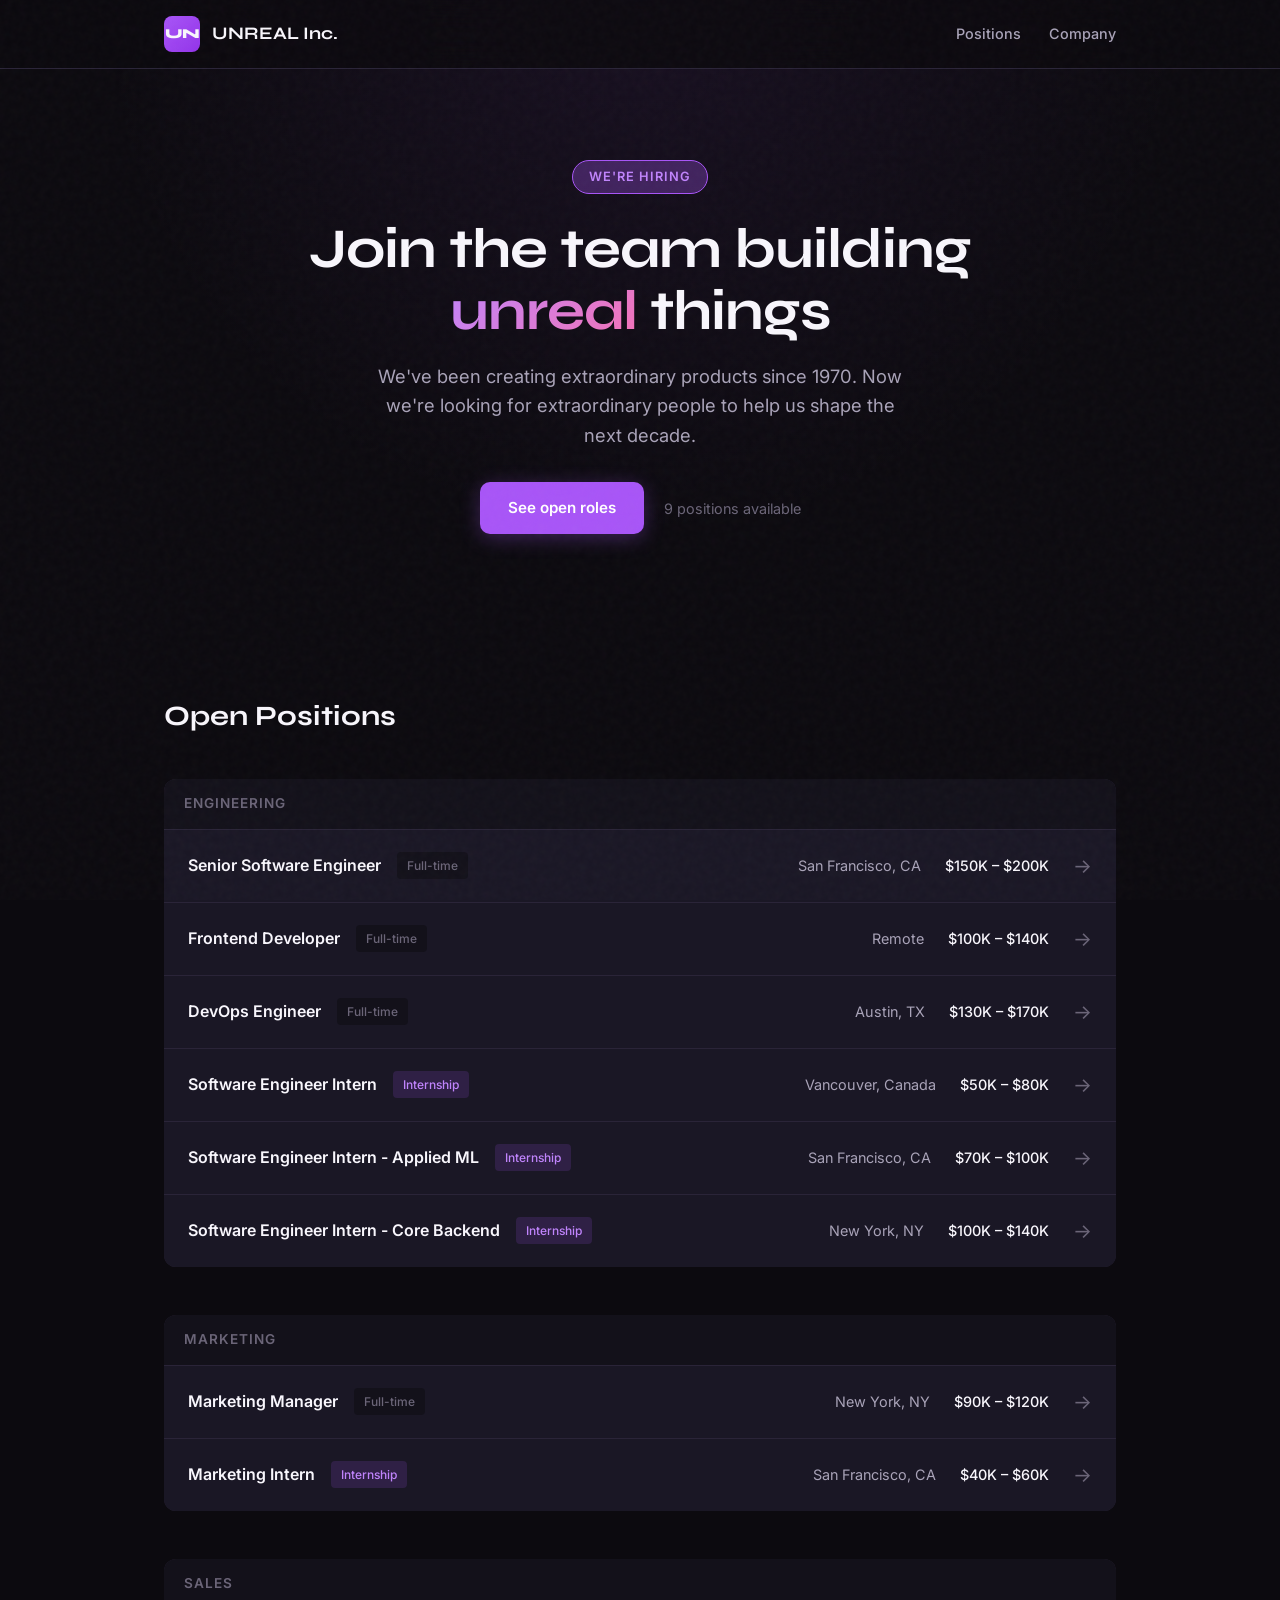
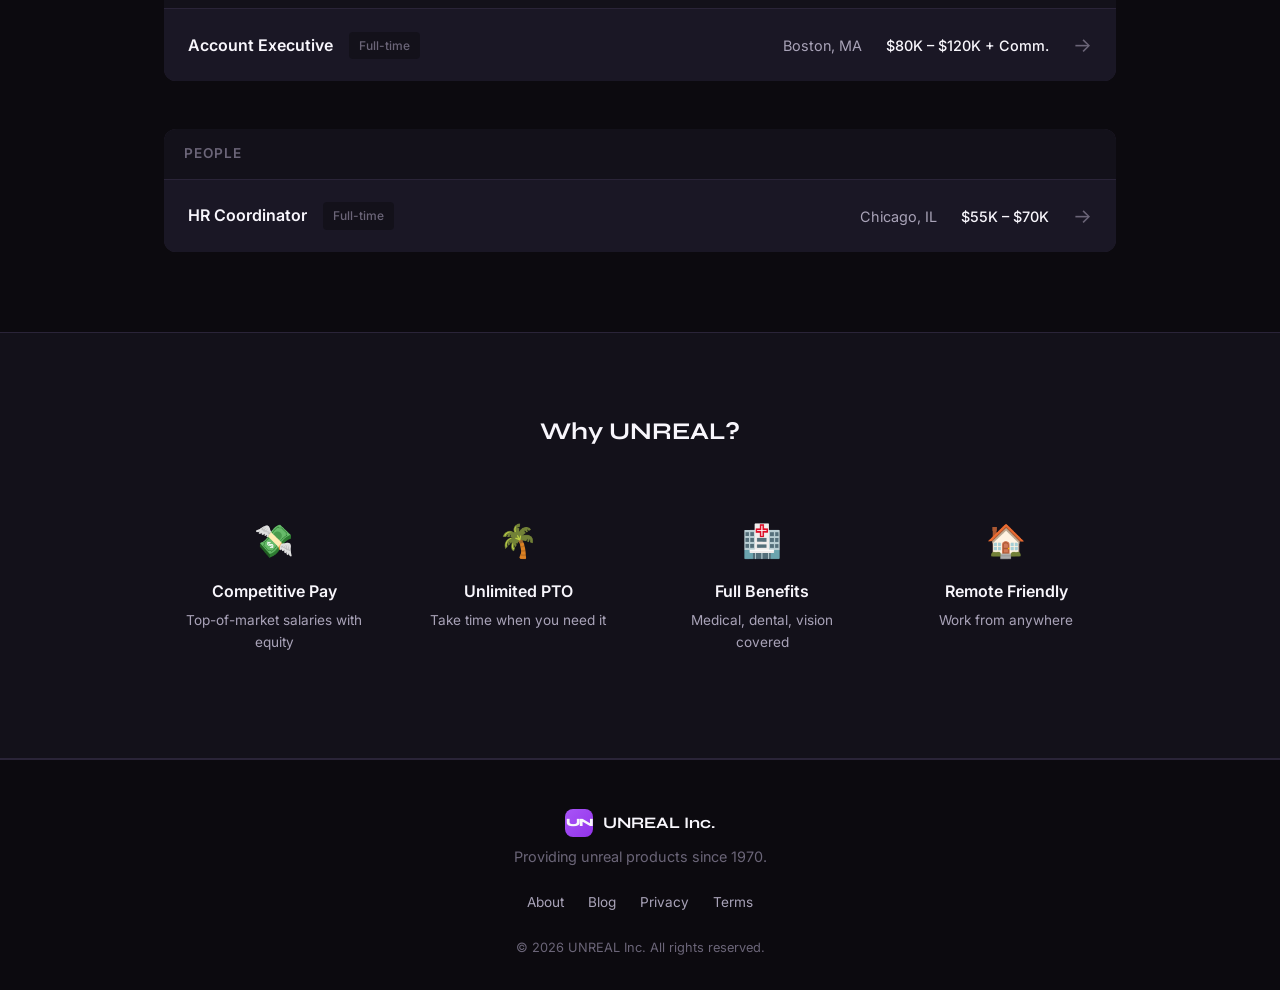
<file: index.html>
<!DOCTYPE html>
<html lang="en">
<head>
  <meta charset="UTF-8">
  <meta name="viewport" content="width=device-width, initial-scale=1.0">
  <title>Careers | UNREAL Inc.</title>
  <link rel="preconnect" href="https://fonts.googleapis.com">
  <link rel="preconnect" href="https://fonts.gstatic.com" crossorigin>
  <link href="https://fonts.googleapis.com/css2?family=Syne:wght@500;600;700;800&family=Inter:wght@400;500;600&display=swap" rel="stylesheet">
  <link rel="stylesheet" href="styles.css">
</head>
<body>
  <div class="grain-overlay"></div>
  
  <nav class="navbar">
    <div class="nav-container">
      <a href="index.html" class="logo">
        <span class="logo-mark">UN</span>
        <span class="logo-text">UNREAL Inc.</span>
      </a>
      <div class="nav-links">
        <a href="#positions">Positions</a>
        <a href="https://unrealinc.example.com">Company</a>
      </div>
    </div>
  </nav>

  <header class="hero">
    <div class="hero-container">
      <div class="hero-badge">We're hiring</div>
      <h1>Join the team building <span class="hero-highlight">unreal</span> things</h1>
      <p class="hero-sub">We've been creating extraordinary products since 1970. Now we're looking for extraordinary people to help us shape the next decade.</p>
      <div class="hero-cta">
        <a href="#positions" class="btn-primary">See open roles</a>
        <span class="hero-count">9 positions available</span>
      </div>
    </div>
  </header>

  <main>
    <section id="positions" class="positions-section">
      <div class="container">
        <div class="section-title">
          <h2>Open Positions</h2>
        </div>

        <div class="jobs-list">
          <!-- Engineering -->
          <div class="job-group">
            <h3 class="group-title">Engineering</h3>
            
            <a href="job.html?id=swe-001" class="job-row" data-id="swe-001">
              <div class="job-info">
                <span class="job-title">Senior Software Engineer</span>
                <span class="job-type">Full-time</span>
              </div>
              <div class="job-details">
                <span class="job-location">San Francisco, CA</span>
                <span class="job-salary">$150K – $200K</span>
                <span class="job-arrow">→</span>
              </div>
            </a>

            <a href="job.html?id=swe-002" class="job-row" data-id="swe-002">
              <div class="job-info">
                <span class="job-title">Frontend Developer</span>
                <span class="job-type">Full-time</span>
              </div>
              <div class="job-details">
                <span class="job-location">Remote</span>
                <span class="job-salary">$100K – $140K</span>
                <span class="job-arrow">→</span>
              </div>
            </a>

            <a href="job.html?id=swe-003" class="job-row" data-id="swe-003">
              <div class="job-info">
                <span class="job-title">DevOps Engineer</span>
                <span class="job-type">Full-time</span>
              </div>
              <div class="job-details">
                <span class="job-location">Austin, TX</span>
                <span class="job-salary">$130K – $170K</span>
                <span class="job-arrow">→</span>
              </div>
            </a>

            <a href="job.html?id=swe-int-001" class="job-row" data-id="swe-int-001">
              <div class="job-info">
                <span class="job-title">Software Engineer Intern</span>
                <span class="job-type type-intern">Internship</span>
              </div>
              <div class="job-details">
                <span class="job-location">Vancouver, Canada</span>
                <span class="job-salary">$50K – $80K</span>
                <span class="job-arrow">→</span>
              </div>
            </a>

            <a href="job.html?id=swe-int-003" class="job-row" data-id="swe-int-003">
              <div class="job-info">
                <span class="job-title">Software Engineer Intern - Applied ML</span>
                <span class="job-type type-intern">Internship</span>
              </div>
              <div class="job-details">
                <span class="job-location">San Francisco, CA</span>
                <span class="job-salary">$70K – $100K</span>
                <span class="job-arrow">→</span>
              </div>
            </a>


            <a href="job.html?id=swe-int-002" class="job-row" data-id="swe-int-002">
              <div class="job-info">
                <span class="job-title">Software Engineer Intern - Core Backend</span>
                <span class="job-type type-intern">Internship</span>
              </div>
              <div class="job-details">
                <span class="job-location">New York, NY</span>
                <span class="job-salary">$100K – $140K</span>
                <span class="job-arrow">→</span>
              </div>
            </a>
          </div>

          <!-- Marketing -->
          <div class="job-group">
            <h3 class="group-title">Marketing</h3>
            
            <a href="job.html?id=mkt-001" class="job-row" data-id="mkt-001">
              <div class="job-info">
                <span class="job-title">Marketing Manager</span>
                <span class="job-type">Full-time</span>
              </div>
              <div class="job-details">
                <span class="job-location">New York, NY</span>
                <span class="job-salary">$90K – $120K</span>
                <span class="job-arrow">→</span>
              </div>
            </a>

            <a href="job.html?id=mkt-int-001" class="job-row" data-id="mkt-int-001">
              <div class="job-info">
                <span class="job-title">Marketing Intern</span>
                <span class="job-type type-intern">Internship</span>
              </div>
              <div class="job-details">
                <span class="job-location">San Francisco, CA</span>
                <span class="job-salary">$40K – $60K</span>
                <span class="job-arrow">→</span>
              </div>
            </a>
          </div>

          <!-- Sales -->
          <div class="job-group">
            <h3 class="group-title">Sales</h3>
            
            <a href="job.html?id=sales-001" class="job-row" data-id="sales-001">
              <div class="job-info">
                <span class="job-title">Account Executive</span>
                <span class="job-type">Full-time</span>
              </div>
              <div class="job-details">
                <span class="job-location">Boston, MA</span>
                <span class="job-salary">$80K – $120K + Comm.</span>
                <span class="job-arrow">→</span>
              </div>
            </a>
          </div>

          <!-- People -->
          <div class="job-group">
            <h3 class="group-title">People</h3>
            
            <a href="job.html?id=hr-001" class="job-row" data-id="hr-001">
              <div class="job-info">
                <span class="job-title">HR Coordinator</span>
                <span class="job-type">Full-time</span>
              </div>
              <div class="job-details">
                <span class="job-location">Chicago, IL</span>
                <span class="job-salary">$55K – $70K</span>
                <span class="job-arrow">→</span>
              </div>
            </a>
          </div>
        </div>
      </div>
    </section>

    <section class="perks-section">
      <div class="container">
        <h2>Why UNREAL?</h2>
        <div class="perks-grid">
          <div class="perk">
            <span class="perk-icon">💸</span>
            <h4>Competitive Pay</h4>
            <p>Top-of-market salaries with equity</p>
          </div>
          <div class="perk">
            <span class="perk-icon">🌴</span>
            <h4>Unlimited PTO</h4>
            <p>Take time when you need it</p>
          </div>
          <div class="perk">
            <span class="perk-icon">🏥</span>
            <h4>Full Benefits</h4>
            <p>Medical, dental, vision covered</p>
          </div>
          <div class="perk">
            <span class="perk-icon">🏠</span>
            <h4>Remote Friendly</h4>
            <p>Work from anywhere</p>
          </div>
        </div>
      </div>
    </section>
  </main>

  <footer class="footer">
    <div class="container">
      <div class="footer-content">
        <div class="footer-brand">
          <span class="logo-mark">UN</span>
          <span>UNREAL Inc.</span>
        </div>
        <p>Providing unreal products since 1970.</p>
      </div>
      <div class="footer-links">
        <a href="#">About</a>
        <a href="#">Blog</a>
        <a href="#">Privacy</a>
        <a href="#">Terms</a>
      </div>
      <p class="footer-copy">© 2026 UNREAL Inc. All rights reserved.</p>
    </div>
  </footer>
</body>
</html>
</file>
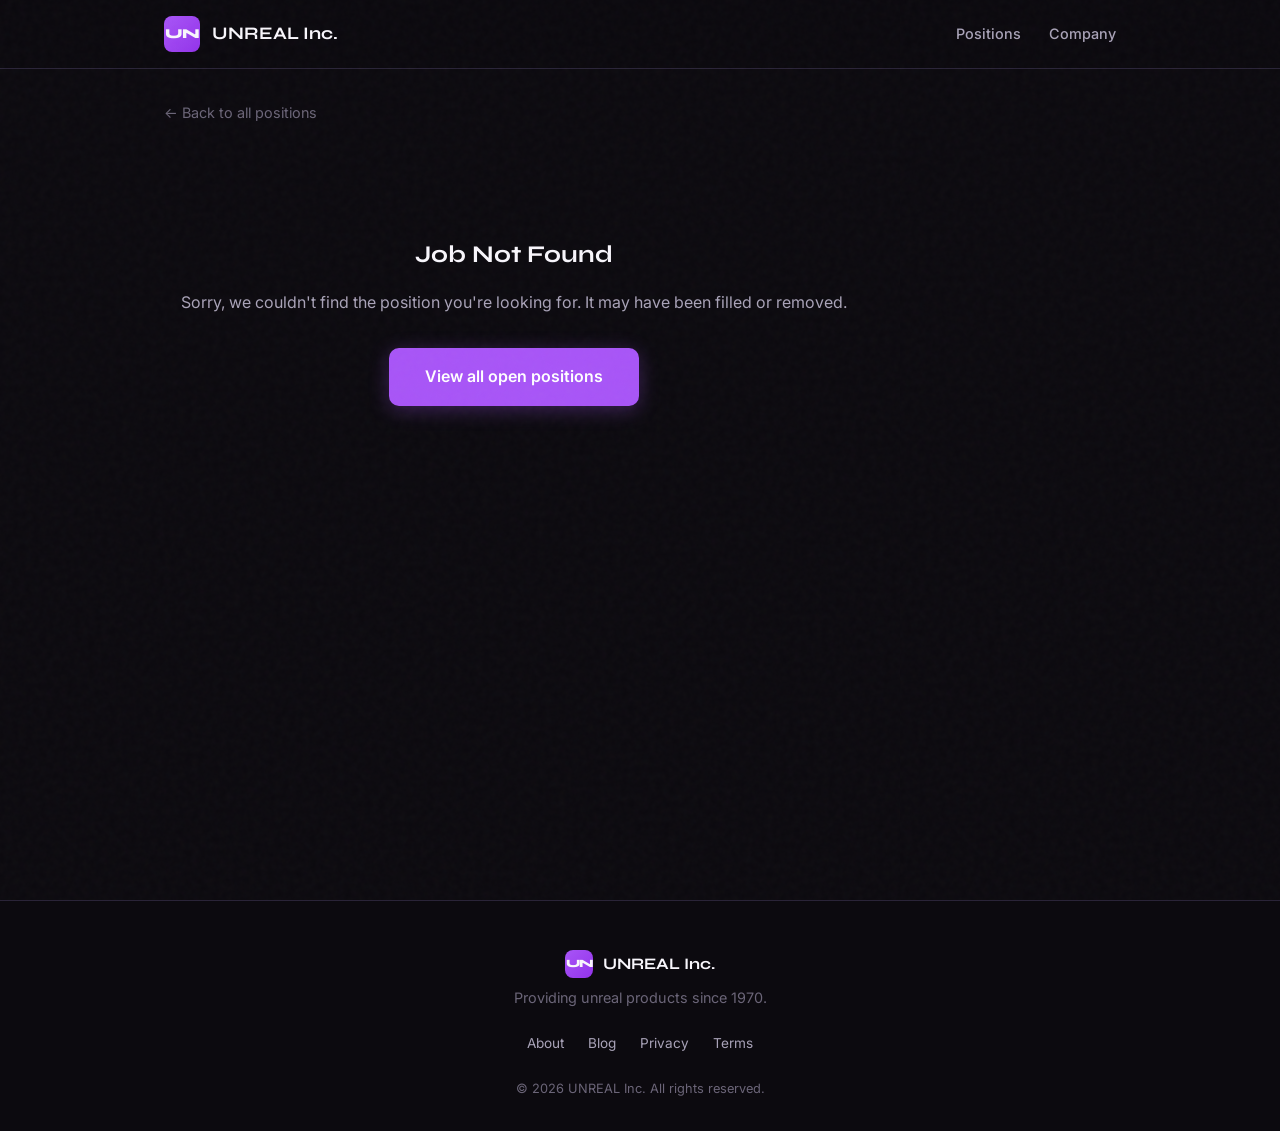
<file: job.html>
<!DOCTYPE html>
<html lang="en">
<head>
  <meta charset="UTF-8">
  <meta name="viewport" content="width=device-width, initial-scale=1.0">
  <title>Job Details | UNREAL Inc.</title>
  <link rel="preconnect" href="https://fonts.googleapis.com">
  <link rel="preconnect" href="https://fonts.gstatic.com" crossorigin>
  <link href="https://fonts.googleapis.com/css2?family=Syne:wght@500;600;700;800&family=Inter:wght@400;500;600&display=swap" rel="stylesheet">
  <link rel="stylesheet" href="styles.css">
</head>
<body>
  <div class="grain-overlay"></div>
  
  <nav class="navbar">
    <div class="nav-container">
      <a href="index.html" class="logo">
        <span class="logo-mark">UN</span>
        <span class="logo-text">UNREAL Inc.</span>
      </a>
      <div class="nav-links">
        <a href="index.html#positions">Positions</a>
        <a href="https://unrealinc.example.com">Company</a>
      </div>
    </div>
  </nav>

  <main class="job-page">
    <div class="container">
      <a href="index.html#positions" class="back-link">← Back to all positions</a>

      <!-- swe-001: Senior Software Engineer -->
      <article class="job-detail" data-id="swe-001">
        <header class="job-header">
          <div class="job-header-top">
            <span class="job-dept-badge">Engineering</span>
            <span class="job-date">Posted Mar 1, 2026</span>
          </div>
          <h1>Senior Software Engineer</h1>
          <div class="job-meta-bar">
            <div class="meta-item">
              <span class="meta-label">Location</span>
              <span class="meta-value">San Francisco, CA</span>
            </div>
            <div class="meta-item">
              <span class="meta-label">Type</span>
              <span class="meta-value">Full-time</span>
            </div>
            <div class="meta-item">
              <span class="meta-label">Salary</span>
              <span class="meta-value">$150,000 – $200,000</span>
            </div>
          </div>
        </header>

        <div class="job-content">
          <section>
            <h2>About the Role</h2>
            <p>We're looking for a Senior Software Engineer to join our platform team. You'll be working on distributed systems and helping scale our infrastructure to support millions of users worldwide.</p>
          </section>

          <section>
            <h2>Requirements</h2>
            <ul>
              <li>5+ years of experience in software development</li>
              <li>Proficiency in Python, Go, or Java</li>
              <li>Experience with distributed systems</li>
              <li>Strong problem-solving skills</li>
            </ul>
          </section>

          <div class="job-apply-box">
            <a href="mailto:careers@unrealinc.example.com?subject=Application: Senior Software Engineer (swe-001)" class="btn-apply">Apply for this role</a>
            <p>Or email us at <a href="mailto:careers@unrealinc.example.com">careers@unrealinc.example.com</a></p>
          </div>
        </div>
      </article>

      <!-- swe-002: Frontend Developer -->
      <article class="job-detail" data-id="swe-002">
        <header class="job-header">
          <div class="job-header-top">
            <span class="job-dept-badge">Engineering</span>
            <span class="job-date">Posted Feb 28, 2026</span>
          </div>
          <h1>Frontend Developer</h1>
          <div class="job-meta-bar">
            <div class="meta-item">
              <span class="meta-label">Location</span>
              <span class="meta-value">Remote</span>
            </div>
            <div class="meta-item">
              <span class="meta-label">Type</span>
              <span class="meta-value">Full-time</span>
            </div>
            <div class="meta-item">
              <span class="meta-label">Salary</span>
              <span class="meta-value">$100,000 – $140,000</span>
            </div>
          </div>
        </header>

        <div class="job-content">
          <section>
            <h2>About the Role</h2>
            <p>Join our creative team building modern web applications. You'll work closely with designers to create beautiful, responsive user interfaces that delight our users.</p>
          </section>

          <section>
            <h2>Requirements</h2>
            <ul>
              <li>3+ years of frontend development experience</li>
              <li>Expert knowledge of React or Vue</li>
              <li>Strong CSS and design sensibility</li>
              <li>Experience with TypeScript</li>
            </ul>
          </section>

          <div class="job-apply-box">
            <a href="mailto:careers@unrealinc.example.com?subject=Application: Frontend Developer (swe-002)" class="btn-apply">Apply for this role</a>
            <p>Or email us at <a href="mailto:careers@unrealinc.example.com">careers@unrealinc.example.com</a></p>
          </div>
        </div>
      </article>

      <!-- swe-003: DevOps Engineer -->
      <article class="job-detail" data-id="swe-003">
        <header class="job-header">
          <div class="job-header-top">
            <span class="job-dept-badge">Engineering</span>
            <span class="job-date">Posted Mar 3, 2026</span>
          </div>
          <h1>DevOps Engineer</h1>
          <div class="job-meta-bar">
            <div class="meta-item">
              <span class="meta-label">Location</span>
              <span class="meta-value">Austin, TX</span>
            </div>
            <div class="meta-item">
              <span class="meta-label">Type</span>
              <span class="meta-value">Full-time</span>
            </div>
            <div class="meta-item">
              <span class="meta-label">Salary</span>
              <span class="meta-value">$130,000 – $170,000</span>
            </div>
          </div>
        </header>

        <div class="job-content">
          <section>
            <h2>About the Role</h2>
            <p>Help us build and maintain our cloud infrastructure. You'll work on CI/CD pipelines, container orchestration, and monitoring systems that keep our platform running smoothly.</p>
          </section>

          <section>
            <h2>Requirements</h2>
            <ul>
              <li>4+ years of DevOps experience</li>
              <li>Strong knowledge of AWS or GCP</li>
              <li>Experience with Kubernetes and Docker</li>
              <li>Scripting skills in Bash or Python</li>
            </ul>
          </section>

          <div class="job-apply-box">
            <a href="mailto:careers@unrealinc.example.com?subject=Application: DevOps Engineer (swe-003)" class="btn-apply">Apply for this role</a>
            <p>Or email us at <a href="mailto:careers@unrealinc.example.com">careers@unrealinc.example.com</a></p>
          </div>
        </div>
      </article>

      <!-- swe-int-001: Software Engineer Intern -->
      <article class="job-detail" data-id="swe-int-001">
        <header class="job-header">
          <div class="job-header-top">
            <span class="job-dept-badge">Engineering</span>
            <span class="job-date">Posted Mar 1, 2026</span>
          </div>
          <h1>Software Engineer Intern</h1>
          <div class="job-meta-bar">
            <div class="meta-item">
              <span class="meta-label">Location</span>
              <span class="meta-value">Vancouver, Canada</span>
            </div>
            <div class="meta-item">
              <span class="meta-label">Type</span>
              <span class="meta-value">Internship</span>
            </div>
            <div class="meta-item">
              <span class="meta-label">Salary</span>
              <span class="meta-value">$50,000 – $80,000</span>
            </div>
          </div>
        </header>

        <div class="job-content">
          <section>
            <h2>About the Role</h2>
            <p>We're looking for talented and motivated students to join our AI agents team. You'll be working on AI agents that scrape LinkedIn for potential candidates and help automate our recruiting pipeline.</p>
          </section>

          <section>
            <h2>Requirements</h2>
            <ul>
              <li>1+ years of experience in Python, C++, Java, or another general-purpose programming language</li>
              <li>An interest in AI agents</li>
              <li>Experience with data scraping and cleaning</li>
              <li>Strong problem-solving skills</li>
            </ul>
          </section>

          <div class="job-apply-box">
            <a href="mailto:careers@unrealinc.example.com?subject=Application: Software Engineer Intern (swe-int-001)" class="btn-apply">Apply for this role</a>
            <p>Or email us at <a href="mailto:careers@unrealinc.example.com">careers@unrealinc.example.com</a></p>
          </div>
        </div>
      </article>

      <!-- swe-int-002: Software Engineer Intern - Core Backend -->
      <article class="job-detail" data-id="swe-int-002">
        <header class="job-header">
          <div class="job-header-top">
            <span class="job-dept-badge">Engineering</span>
            <span class="job-date">Posted Mar 4, 2026</span>
          </div>
          <h1>Software Engineer Intern - Core Backend</h1>
          <div class="job-meta-bar">
            <div class="meta-item">
              <span class="meta-label">Location</span>
              <span class="meta-value">New York, NY</span>
            </div>
            <div class="meta-item">
              <span class="meta-label">Type</span>
              <span class="meta-value">Internship</span>
            </div>
            <div class="meta-item">
              <span class="meta-label">Salary</span>
              <span class="meta-value">$100,000 – $140,000</span>
            </div>
          </div>
        </header>

        <div class="job-content">
          <section>
            <h2>About the Role</h2>
            <p>We are looking for a talented and motivated software engineer intern to join our core backend team. This will be a highly demanding role where you'll work on critical infrastructure.</p>
          </section>

          <section>
            <h2>Requirements</h2>
            <ul>
              <li>1+ previous internships</li>
              <li>Proficiency in Python and Django/DRF</li>
              <li>Experience coding with AI tools</li>
            </ul>
          </section>

          <div class="job-apply-box">
            <a href="mailto:careers@unrealinc.example.com?subject=Application: SWE Intern Core Backend (swe-int-002)" class="btn-apply">Apply for this role</a>
            <p>Or email us at <a href="mailto:careers@unrealinc.example.com">careers@unrealinc.example.com</a></p>
          </div>
        </div>
      </article>

      <!-- swe-int-003: Software Engineer Intern - Core Backend -->
      <article class="job-detail" data-id="swe-int-003">
        <header class="job-header">
          <div class="job-header-top">
            <span class="job-dept-badge">Engineering</span>
            <span class="job-date">Posted Mar 7, 2026</span>
          </div>
          <h1>Software Engineer Intern - Applied ML</h1>
          <div class="job-meta-bar">
            <div class="meta-item">
              <span class="meta-label">Location</span>
              <span class="meta-value">San Francisco, CA</span>
            </div>
            <div class="meta-item">
              <span class="meta-label">Type</span>
              <span class="meta-value">Internship</span>
            </div>
            <div class="meta-item">
              <span class="meta-label">Salary</span>
              <span class="meta-value">$70,000 – $100,000</span>
            </div>
          </div>
        </header>

        <div class="job-content">
          <section>
            <h2>About the Role</h2>
            <p>We are looking for a talented and motivated software engineer intern to join our applied ML team. This will be a highly demanding role where you'll work on training and deploying ML models.</p>
          </section>

          <section>
            <h2>Requirements</h2>
            <ul>
              <li>1+ previous internships</li>
              <li>Proficiency in Python and PyTorch or TensorFlow</li>
              <li>Experience coding with AI tools</li>
            </ul>
          </section>

          <div class="job-apply-box">
            <a href="mailto:careers@unrealinc.example.com?subject=Application: SWE Intern Core Backend (swe-int-002)" class="btn-apply">Apply for this role</a>
            <p>Or email us at <a href="mailto:careers@unrealinc.example.com">careers@unrealinc.example.com</a></p>
          </div>
        </div>
      </article>

      <!-- mkt-001: Marketing Manager -->
      <article class="job-detail" data-id="mkt-001">
        <header class="job-header">
          <div class="job-header-top">
            <span class="job-dept-badge">Marketing</span>
            <span class="job-date">Posted Mar 2, 2026</span>
          </div>
          <h1>Marketing Manager</h1>
          <div class="job-meta-bar">
            <div class="meta-item">
              <span class="meta-label">Location</span>
              <span class="meta-value">New York, NY</span>
            </div>
            <div class="meta-item">
              <span class="meta-label">Type</span>
              <span class="meta-value">Full-time</span>
            </div>
            <div class="meta-item">
              <span class="meta-label">Salary</span>
              <span class="meta-value">$90,000 – $120,000</span>
            </div>
          </div>
        </header>

        <div class="job-content">
          <section>
            <h2>About the Role</h2>
            <p>Lead our marketing initiatives and drive brand awareness. You'll manage campaigns across multiple channels and work with cross-functional teams to achieve growth targets.</p>
          </section>

          <section>
            <h2>Requirements</h2>
            <ul>
              <li>5+ years in marketing roles</li>
              <li>Experience with digital marketing platforms</li>
              <li>Strong analytical skills</li>
              <li>Excellent communication abilities</li>
            </ul>
          </section>

          <div class="job-apply-box">
            <a href="mailto:careers@unrealinc.example.com?subject=Application: Marketing Manager (mkt-001)" class="btn-apply">Apply for this role</a>
            <p>Or email us at <a href="mailto:careers@unrealinc.example.com">careers@unrealinc.example.com</a></p>
          </div>
        </div>
      </article>

      <!-- mkt-int-001: Marketing Intern -->
      <article class="job-detail" data-id="mkt-int-001">
        <header class="job-header">
          <div class="job-header-top">
            <span class="job-dept-badge">Marketing</span>
            <span class="job-date">Posted Mar 2, 2026</span>
          </div>
          <h1>Marketing Intern</h1>
          <div class="job-meta-bar">
            <div class="meta-item">
              <span class="meta-label">Location</span>
              <span class="meta-value">San Francisco, CA</span>
            </div>
            <div class="meta-item">
              <span class="meta-label">Type</span>
              <span class="meta-value">Internship</span>
            </div>
            <div class="meta-item">
              <span class="meta-label">Salary</span>
              <span class="meta-value">$40,000 – $60,000</span>
            </div>
          </div>
        </header>

        <div class="job-content">
          <section>
            <h2>About the Role</h2>
            <p>We're looking for talented and motivated students to join our marketing team. You'll be working on social media marketing campaigns and helping us grow our brand presence.</p>
          </section>

          <section>
            <h2>Requirements</h2>
            <ul>
              <li>1+ years of experience in marketing</li>
              <li>Experience with social media marketing, SEO, and SEM</li>
              <li>Strong analytical skills</li>
              <li>Excellent communication abilities</li>
            </ul>
          </section>

          <div class="job-apply-box">
            <a href="mailto:careers@unrealinc.example.com?subject=Application: Marketing Intern (mkt-int-001)" class="btn-apply">Apply for this role</a>
            <p>Or email us at <a href="mailto:careers@unrealinc.example.com">careers@unrealinc.example.com</a></p>
          </div>
        </div>
      </article>

      <!-- sales-001: Account Executive -->
      <article class="job-detail" data-id="sales-001">
        <header class="job-header">
          <div class="job-header-top">
            <span class="job-dept-badge">Sales</span>
            <span class="job-date">Posted Mar 1, 2026</span>
          </div>
          <h1>Account Executive</h1>
          <div class="job-meta-bar">
            <div class="meta-item">
              <span class="meta-label">Location</span>
              <span class="meta-value">Boston, MA</span>
            </div>
            <div class="meta-item">
              <span class="meta-label">Type</span>
              <span class="meta-value">Full-time</span>
            </div>
            <div class="meta-item">
              <span class="meta-label">Salary</span>
              <span class="meta-value">$80,000 – $120,000 + Commission</span>
            </div>
          </div>
        </header>

        <div class="job-content">
          <section>
            <h2>About the Role</h2>
            <p>Drive revenue growth by acquiring new enterprise clients. You'll manage the full sales cycle from prospecting to closing deals with Fortune 500 companies.</p>
          </section>

          <section>
            <h2>Requirements</h2>
            <ul>
              <li>3+ years of B2B sales experience</li>
              <li>Track record of meeting quotas</li>
              <li>Excellent presentation skills</li>
              <li>CRM experience (Salesforce preferred)</li>
            </ul>
          </section>

          <div class="job-apply-box">
            <a href="mailto:careers@unrealinc.example.com?subject=Application: Account Executive (sales-001)" class="btn-apply">Apply for this role</a>
            <p>Or email us at <a href="mailto:careers@unrealinc.example.com">careers@unrealinc.example.com</a></p>
          </div>
        </div>
      </article>

      <!-- hr-001: HR Coordinator -->
      <article class="job-detail" data-id="hr-001">
        <header class="job-header">
          <div class="job-header-top">
            <span class="job-dept-badge">People</span>
            <span class="job-date">Posted Feb 25, 2026</span>
          </div>
          <h1>HR Coordinator</h1>
          <div class="job-meta-bar">
            <div class="meta-item">
              <span class="meta-label">Location</span>
              <span class="meta-value">Chicago, IL</span>
            </div>
            <div class="meta-item">
              <span class="meta-label">Type</span>
              <span class="meta-value">Full-time</span>
            </div>
            <div class="meta-item">
              <span class="meta-label">Salary</span>
              <span class="meta-value">$55,000 – $70,000</span>
            </div>
          </div>
        </header>

        <div class="job-content">
          <section>
            <h2>About the Role</h2>
            <p>Support our HR team with recruitment, onboarding, and employee relations. Great opportunity for someone starting their HR career and looking to grow.</p>
          </section>

          <section>
            <h2>Requirements</h2>
            <ul>
              <li>1-2 years of HR experience</li>
              <li>Strong organizational skills</li>
              <li>Familiarity with HRIS systems</li>
              <li>Bachelor's degree in HR or related field</li>
            </ul>
          </section>

          <div class="job-apply-box">
            <a href="mailto:careers@unrealinc.example.com?subject=Application: HR Coordinator (hr-001)" class="btn-apply">Apply for this role</a>
            <p>Or email us at <a href="mailto:careers@unrealinc.example.com">careers@unrealinc.example.com</a></p>
          </div>
        </div>
      </article>

      <!-- Not Found -->
      <article class="job-detail job-not-found" data-id="not-found">
        <h1>Job Not Found</h1>
        <p>Sorry, we couldn't find the position you're looking for. It may have been filled or removed.</p>
        <a href="index.html#positions" class="btn-apply">View all open positions</a>
      </article>
    </div>
  </main>

  <footer class="footer">
    <div class="container">
      <div class="footer-content">
        <div class="footer-brand">
          <span class="logo-mark">UN</span>
          <span>UNREAL Inc.</span>
        </div>
        <p>Providing unreal products since 1970.</p>
      </div>
      <div class="footer-links">
        <a href="#">About</a>
        <a href="#">Blog</a>
        <a href="#">Privacy</a>
        <a href="#">Terms</a>
      </div>
      <p class="footer-copy">© 2026 UNREAL Inc. All rights reserved.</p>
    </div>
  </footer>

  <script>
    // Show the correct job based on URL parameter
    const params = new URLSearchParams(window.location.search);
    const jobId = params.get('id');
    
    // Hide all job details
    document.querySelectorAll('.job-detail').forEach(el => {
      el.style.display = 'none';
    });

    // Show the matching job or the not-found message
    const targetJob = document.querySelector(`.job-detail[data-id="${jobId}"]`);
    if (targetJob) {
      targetJob.style.display = 'block';
      document.title = `${targetJob.querySelector('h1').textContent} | UNREAL Inc.`;
    } else {
      document.querySelector('.job-not-found').style.display = 'block';
    }
  </script>
</body>
</html>
</file>
<file: styles.css>
/* UNREAL Inc. Careers - Bold Purple Theme */

:root {
  --bg-primary: #0c0a0f;
  --bg-secondary: #13111a;
  --bg-card: #1a1725;
  --bg-card-hover: #211d2e;
  --text-primary: #f8f6fc;
  --text-secondary: #a9a3b8;
  --text-muted: #6b6578;
  --accent: #a855f7;
  --accent-light: #c084fc;
  --accent-dark: #9333ea;
  --accent-glow: rgba(168, 85, 247, 0.3);
  --border: #2a2438;
  --border-light: #3d3650;
  --font-display: 'Syne', sans-serif;
  --font-body: 'Inter', -apple-system, BlinkMacSystemFont, sans-serif;
}

* {
  margin: 0;
  padding: 0;
  box-sizing: border-box;
}

html {
  scroll-behavior: smooth;
}

body {
  font-family: var(--font-body);
  background-color: var(--bg-primary);
  color: var(--text-primary);
  line-height: 1.6;
  font-size: 16px;
  position: relative;
}

/* Grain Overlay */
.grain-overlay {
  position: fixed;
  top: 0;
  left: 0;
  width: 100%;
  height: 100%;
  pointer-events: none;
  opacity: 0.03;
  z-index: 1000;
  background-image: url("data:image/svg+xml,%3Csvg viewBox='0 0 200 200' xmlns='http://www.w3.org/2000/svg'%3E%3Cfilter id='noise'%3E%3CfeTurbulence type='fractalNoise' baseFrequency='0.65' numOctaves='3' stitchTiles='stitch'/%3E%3C/filter%3E%3Crect width='100%' height='100%' filter='url(%23noise)'/%3E%3C/svg%3E");
}

.container {
  max-width: 1000px;
  margin: 0 auto;
  padding: 0 24px;
}

/* Navbar */
.navbar {
  position: fixed;
  top: 0;
  left: 0;
  right: 0;
  z-index: 100;
  background: rgba(12, 10, 15, 0.85);
  backdrop-filter: blur(16px);
  border-bottom: 1px solid var(--border);
}

.nav-container {
  max-width: 1000px;
  margin: 0 auto;
  padding: 16px 24px;
  display: flex;
  justify-content: space-between;
  align-items: center;
}

.logo {
  display: flex;
  align-items: center;
  gap: 12px;
  text-decoration: none;
  color: var(--text-primary);
  font-family: var(--font-display);
  font-weight: 700;
  font-size: 1.1rem;
}

.logo-mark {
  display: inline-flex;
  align-items: center;
  justify-content: center;
  width: 36px;
  height: 36px;
  background: linear-gradient(135deg, var(--accent), var(--accent-dark));
  border-radius: 8px;
  font-size: 0.85rem;
  font-weight: 800;
  letter-spacing: -1px;
}

.nav-links {
  display: flex;
  align-items: center;
  gap: 28px;
}

.nav-links a {
  color: var(--text-secondary);
  text-decoration: none;
  font-size: 0.9rem;
  font-weight: 500;
  transition: color 0.2s;
}

.nav-links a:hover {
  color: var(--accent-light);
}

/* Hero Section */
.hero {
  padding: 160px 24px 100px;
  text-align: center;
  background: radial-gradient(ellipse at center top, rgba(168, 85, 247, 0.08) 0%, transparent 60%);
}

.hero-container {
  max-width: 700px;
  margin: 0 auto;
}

.hero-badge {
  display: inline-block;
  background: var(--accent-glow);
  border: 1px solid var(--accent);
  color: var(--accent-light);
  padding: 6px 16px;
  border-radius: 20px;
  font-size: 0.8rem;
  font-weight: 600;
  text-transform: uppercase;
  letter-spacing: 1px;
  margin-bottom: 24px;
}

.hero h1 {
  font-family: var(--font-display);
  font-size: 3.5rem;
  font-weight: 700;
  line-height: 1.1;
  margin-bottom: 20px;
  letter-spacing: -1px;
}

.hero-highlight {
  background: linear-gradient(135deg, var(--accent-light), #f472b6);
  -webkit-background-clip: text;
  -webkit-text-fill-color: transparent;
  background-clip: text;
}

.hero-sub {
  color: var(--text-secondary);
  font-size: 1.15rem;
  max-width: 540px;
  margin: 0 auto 32px;
}

.hero-cta {
  display: flex;
  align-items: center;
  justify-content: center;
  gap: 20px;
  flex-wrap: wrap;
}

.btn-primary {
  display: inline-block;
  background: var(--accent);
  color: white;
  padding: 14px 28px;
  border-radius: 10px;
  text-decoration: none;
  font-weight: 600;
  font-size: 0.95rem;
  transition: all 0.2s;
  box-shadow: 0 4px 20px var(--accent-glow);
}

.btn-primary:hover {
  background: var(--accent-light);
  transform: translateY(-2px);
  box-shadow: 0 6px 28px var(--accent-glow);
}

.hero-count {
  color: var(--text-muted);
  font-size: 0.9rem;
}

/* Positions Section */
.positions-section {
  padding: 60px 0 80px;
}

.section-title {
  margin-bottom: 40px;
}

.section-title h2 {
  font-family: var(--font-display);
  font-size: 1.75rem;
  font-weight: 700;
}

/* Job Groups */
.jobs-list {
  display: flex;
  flex-direction: column;
  gap: 48px;
}

.job-group {
  display: flex;
  flex-direction: column;
  gap: 1px;
  background: var(--border);
  border-radius: 12px;
  overflow: hidden;
}

.group-title {
  background: var(--bg-secondary);
  padding: 14px 20px;
  font-size: 0.85rem;
  font-weight: 600;
  color: var(--text-muted);
  text-transform: uppercase;
  letter-spacing: 1px;
}

.job-row {
  display: flex;
  justify-content: space-between;
  align-items: center;
  padding: 20px 24px;
  background: var(--bg-card);
  text-decoration: none;
  color: inherit;
  transition: background 0.15s;
}

.job-row:hover {
  background: var(--bg-card-hover);
}

.job-row:hover .job-arrow {
  transform: translateX(4px);
  color: var(--accent);
}

.job-info {
  display: flex;
  align-items: center;
  gap: 16px;
}

.job-title {
  font-weight: 600;
  font-size: 1rem;
  color: var(--text-primary);
}

.job-type {
  background: var(--bg-secondary);
  padding: 4px 10px;
  border-radius: 4px;
  font-size: 0.75rem;
  color: var(--text-muted);
  font-weight: 500;
}

.job-type.type-intern {
  background: rgba(168, 85, 247, 0.15);
  color: var(--accent-light);
}

.job-details {
  display: flex;
  align-items: center;
  gap: 24px;
}

.job-location,
.job-salary {
  color: var(--text-secondary);
  font-size: 0.9rem;
}

.job-salary {
  font-weight: 500;
  color: var(--text-primary);
}

.job-arrow {
  color: var(--text-muted);
  font-size: 1.25rem;
  transition: all 0.2s;
}

/* Perks Section */
.perks-section {
  padding: 80px 0;
  background: var(--bg-secondary);
  border-top: 1px solid var(--border);
  border-bottom: 1px solid var(--border);
}

.perks-section h2 {
  font-family: var(--font-display);
  font-size: 1.5rem;
  font-weight: 700;
  text-align: center;
  margin-bottom: 40px;
}

.perks-grid {
  display: grid;
  grid-template-columns: repeat(4, 1fr);
  gap: 24px;
}

.perk {
  text-align: center;
  padding: 24px 16px;
}

.perk-icon {
  font-size: 2rem;
  display: block;
  margin-bottom: 12px;
}

.perk h4 {
  font-size: 1rem;
  font-weight: 600;
  margin-bottom: 6px;
}

.perk p {
  color: var(--text-secondary);
  font-size: 0.85rem;
}

/* Job Detail Page */
.job-page {
  padding: 100px 0 80px;
  min-height: 100vh;
}

.back-link {
  display: inline-block;
  color: var(--text-muted);
  text-decoration: none;
  font-size: 0.9rem;
  margin-bottom: 32px;
  transition: color 0.2s;
}

.back-link:hover {
  color: var(--accent);
}

.job-detail {
  max-width: 700px;
}

.job-header {
  margin-bottom: 40px;
}

.job-header-top {
  display: flex;
  align-items: center;
  gap: 16px;
  margin-bottom: 16px;
}

.job-dept-badge {
  background: linear-gradient(135deg, var(--accent), var(--accent-dark));
  color: white;
  padding: 6px 14px;
  border-radius: 6px;
  font-size: 0.8rem;
  font-weight: 600;
}

.job-date {
  color: var(--text-muted);
  font-size: 0.85rem;
}

.job-header h1 {
  font-family: var(--font-display);
  font-size: 2.25rem;
  font-weight: 700;
  margin-bottom: 24px;
  letter-spacing: -0.5px;
}

.job-meta-bar {
  display: flex;
  flex-wrap: wrap;
  gap: 32px;
  padding: 20px 24px;
  background: var(--bg-card);
  border: 1px solid var(--border);
  border-radius: 12px;
}

.meta-item {
  display: flex;
  flex-direction: column;
  gap: 4px;
}

.meta-label {
  font-size: 0.75rem;
  text-transform: uppercase;
  letter-spacing: 0.5px;
  color: var(--text-muted);
}

.meta-value {
  font-weight: 600;
  color: var(--text-primary);
}

.job-content {
  padding-top: 8px;
}

.job-content section {
  margin-bottom: 32px;
}

.job-content h2 {
  font-family: var(--font-display);
  font-size: 1.15rem;
  font-weight: 600;
  margin-bottom: 12px;
  color: var(--text-primary);
}

.job-content p {
  color: var(--text-secondary);
  font-size: 0.95rem;
  line-height: 1.7;
}

.job-content ul {
  list-style: none;
  padding: 0;
}

.job-content li {
  color: var(--text-secondary);
  padding: 8px 0 8px 20px;
  position: relative;
  font-size: 0.95rem;
}

.job-content li::before {
  content: "→";
  position: absolute;
  left: 0;
  color: var(--accent);
}

.job-apply-box {
  margin-top: 48px;
  padding: 32px;
  background: var(--bg-card);
  border: 1px solid var(--border);
  border-radius: 12px;
  text-align: center;
}

.btn-apply {
  display: inline-block;
  background: var(--accent);
  color: white;
  padding: 16px 36px;
  border-radius: 10px;
  text-decoration: none;
  font-weight: 600;
  font-size: 1rem;
  transition: all 0.2s;
  box-shadow: 0 4px 20px var(--accent-glow);
}

.btn-apply:hover {
  background: var(--accent-light);
  transform: translateY(-2px);
}

.job-apply-box p {
  margin-top: 16px;
  color: var(--text-muted);
  font-size: 0.9rem;
}

.job-apply-box p a {
  color: var(--accent-light);
}

.job-not-found {
  text-align: center;
  padding: 80px 0;
}

.job-not-found h1 {
  font-family: var(--font-display);
  margin-bottom: 16px;
}

.job-not-found p {
  color: var(--text-secondary);
  margin-bottom: 32px;
}

/* Footer */
.footer {
  background: var(--bg-primary);
  border-top: 1px solid var(--border);
  padding: 48px 24px 32px;
}

.footer .container {
  text-align: center;
}

.footer-content {
  margin-bottom: 24px;
}

.footer-brand {
  display: inline-flex;
  align-items: center;
  gap: 10px;
  font-family: var(--font-display);
  font-weight: 700;
  margin-bottom: 8px;
}

.footer-brand .logo-mark {
  width: 28px;
  height: 28px;
  font-size: 0.7rem;
}

.footer-content p {
  color: var(--text-muted);
  font-size: 0.9rem;
}

.footer-links {
  display: flex;
  justify-content: center;
  gap: 24px;
  margin-bottom: 24px;
}

.footer-links a {
  color: var(--text-secondary);
  text-decoration: none;
  font-size: 0.85rem;
}

.footer-links a:hover {
  color: var(--accent-light);
}

.footer-copy {
  color: var(--text-muted);
  font-size: 0.8rem;
}

/* Responsive */
@media (max-width: 768px) {
  .hero h1 {
    font-size: 2.5rem;
  }
  
  .hero-sub {
    font-size: 1rem;
  }
  
  .job-row {
    flex-direction: column;
    align-items: flex-start;
    gap: 12px;
  }
  
  .job-details {
    width: 100%;
    justify-content: space-between;
  }
  
  .job-arrow {
    display: none;
  }
  
  .perks-grid {
    grid-template-columns: repeat(2, 1fr);
  }
  
  .job-meta-bar {
    flex-direction: column;
    gap: 16px;
  }
}

@media (max-width: 480px) {
  .hero h1 {
    font-size: 2rem;
  }
  
  .perks-grid {
    grid-template-columns: 1fr;
  }
  
  .job-header h1 {
    font-size: 1.75rem;
  }
  
  .footer-links {
    flex-wrap: wrap;
  }
}
</file>
